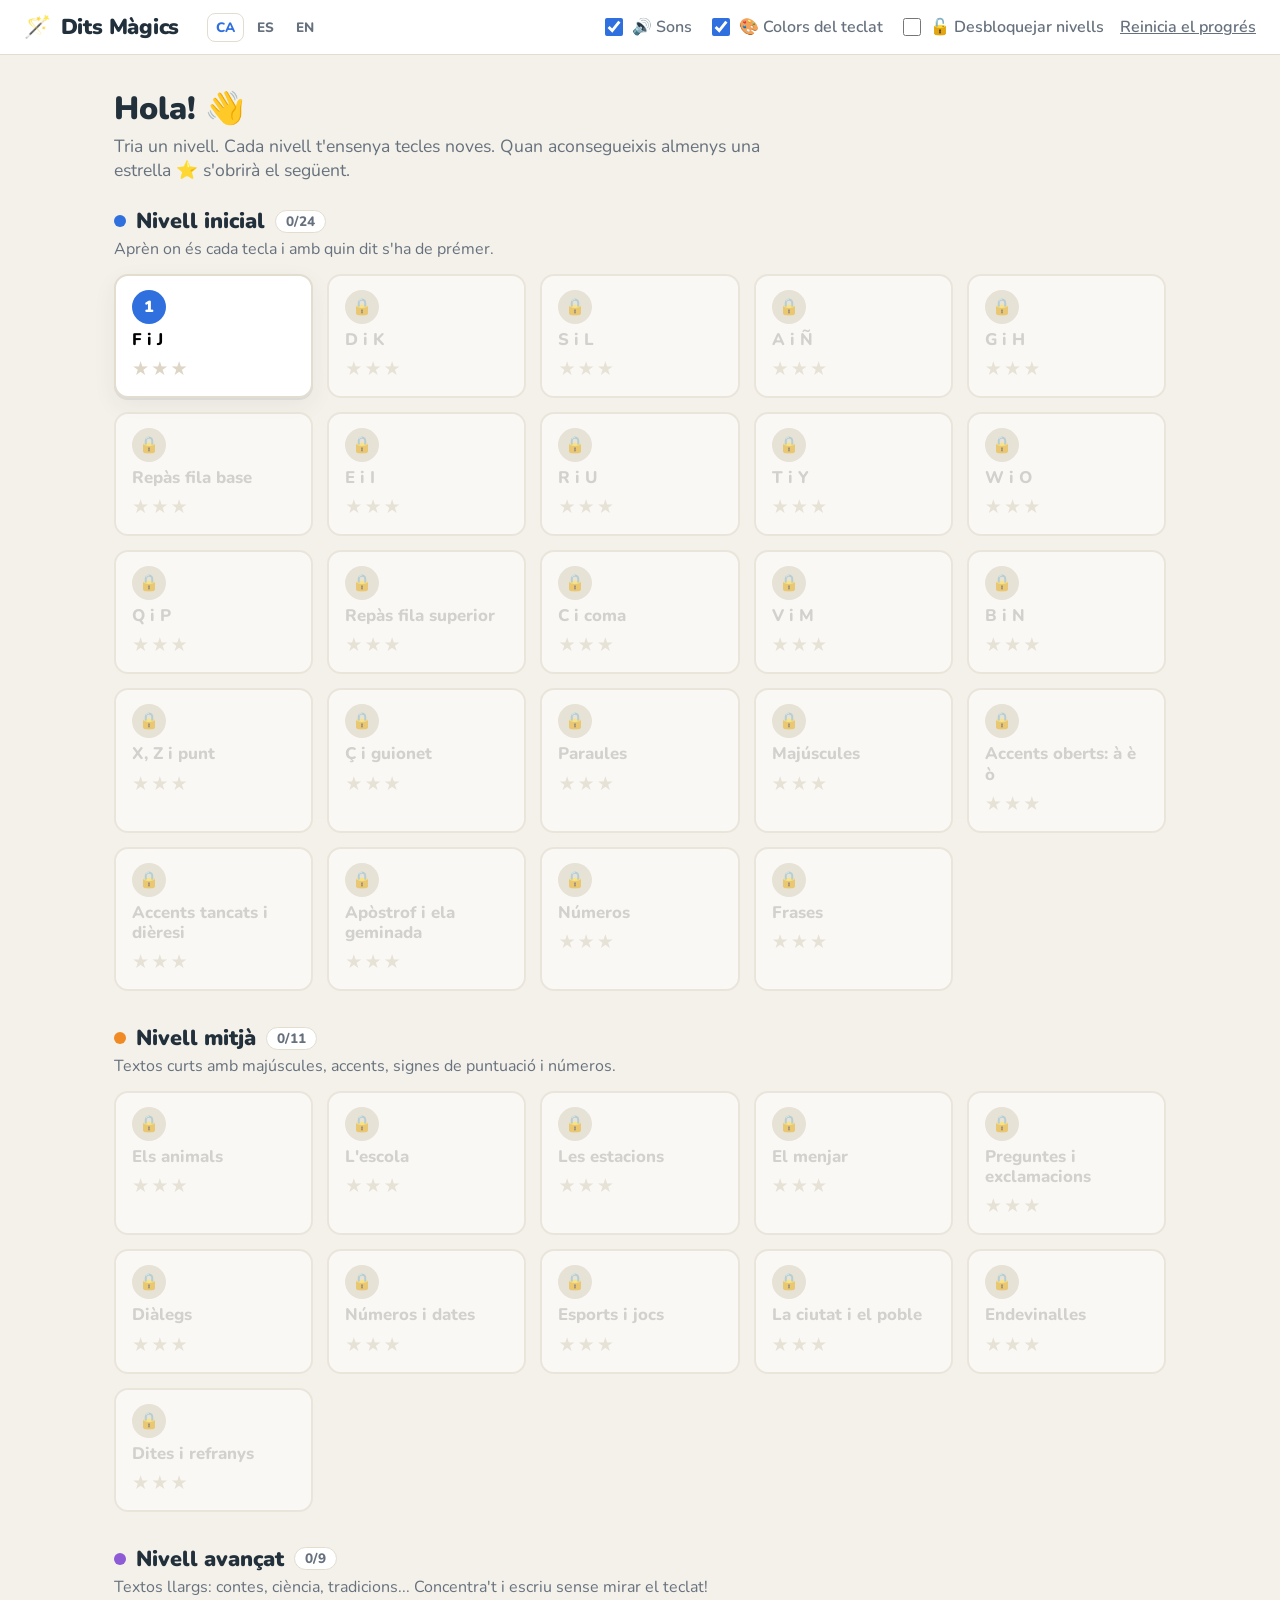
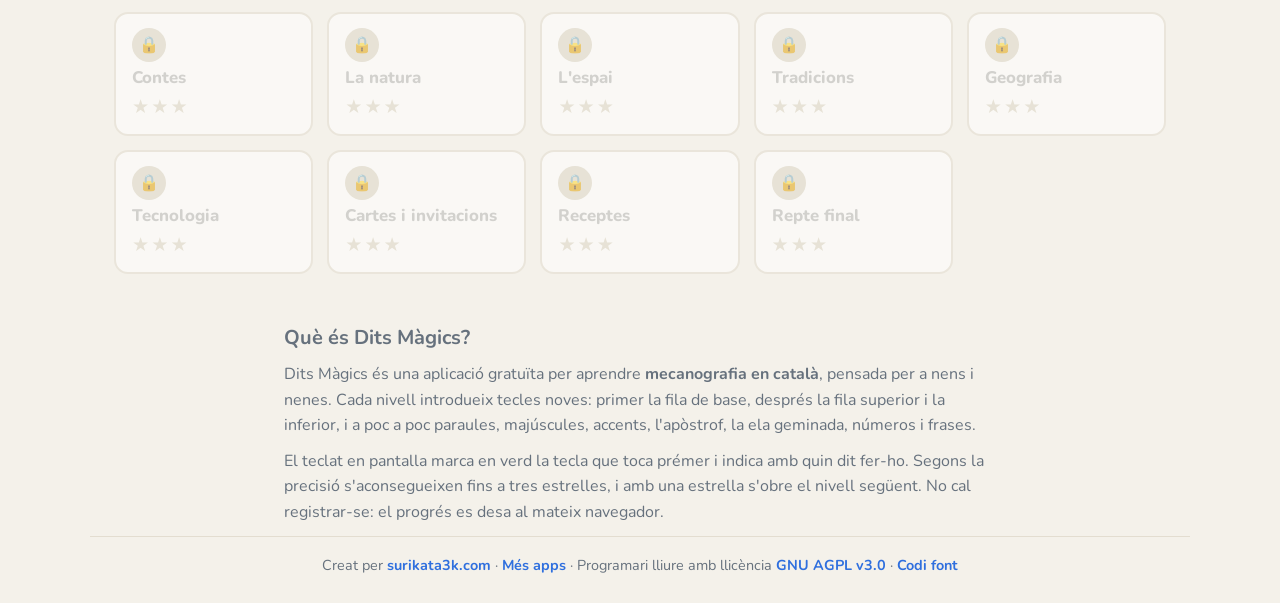
<file: index.html>
<!doctype html>
<html lang="ca">
<head>
  <meta charset="utf-8">
  <meta name="viewport" content="width=device-width, initial-scale=1">
  <title>Dits Màgics — Mecanografia en català per a nens i nenes</title>
  <meta name="description" content="Aprèn mecanografia en català jugant: 44 nivells amb teclat en pantalla, pistes de quin dit fer servir i estrelles. Gratuït, sense registre i al navegador.">
  <link rel="canonical" href="https://surikata3k.com/ditsmagics/">
  <link rel="alternate" hreflang="ca" href="https://surikata3k.com/ditsmagics/">
  <link rel="alternate" hreflang="es" href="https://surikata3k.com/ditsmagics/es/">
  <link rel="alternate" hreflang="en" href="https://surikata3k.com/ditsmagics/en/">
  <link rel="alternate" hreflang="x-default" href="https://surikata3k.com/ditsmagics/">
  <meta property="og:type" content="website">
  <meta property="og:site_name" content="Surikata3K">
  <meta property="og:locale" content="ca_ES">
  <meta property="og:locale:alternate" content="es_ES">
  <meta property="og:locale:alternate" content="en_GB">
  <meta property="og:title" content="Dits Màgics — Mecanografia en català per a nens i nenes">
  <meta property="og:description" content="Aprèn mecanografia en català jugant: 44 nivells amb teclat en pantalla, pistes de quin dit fer servir i estrelles. Gratuït, sense registre i al navegador.">
  <meta property="og:url" content="https://surikata3k.com/ditsmagics/">
  <meta property="og:image" content="https://surikata3k.com/img/og/ditsmagics.png">
  <meta property="og:image:width" content="1200">
  <meta property="og:image:height" content="630">
  <meta name="twitter:card" content="summary_large_image">
  <meta name="theme-color" content="#ffffff">
  <script type="application/ld+json">{"@context": "https://schema.org", "@type": "WebApplication", "name": "Dits Màgics", "url": "https://surikata3k.com/ditsmagics/", "description": "Aprèn mecanografia en català jugant: 44 nivells amb teclat en pantalla, pistes de quin dit fer servir i estrelles. Gratuït, sense registre i al navegador.", "image": "https://surikata3k.com/img/og/ditsmagics.png", "applicationCategory": "EducationalApplication", "operatingSystem": "Qualsevol (navegador web)", "inLanguage": "ca", "isAccessibleForFree": true, "offers": {"@type": "Offer", "price": "0", "priceCurrency": "EUR"}, "audience": {"@type": "EducationalAudience", "educationalRole": "student"}, "author": {"@type": "Person", "name": "Surikata3K", "url": "https://surikata3k.com/"}, "license": "https://www.gnu.org/licenses/agpl-3.0.html", "availableLanguage": ["ca", "es", "en"]}</script>
  <link rel="icon" href="/img/favicon.ico" sizes="any">
  <link rel="icon" type="image/png" sizes="32x32" href="/img/favicon-32.png">
  <link rel="apple-touch-icon" href="/img/apple-touch-icon.png">
  <link rel="preconnect" href="https://fonts.googleapis.com">
  <link rel="preconnect" href="https://fonts.gstatic.com" crossorigin>
  <link href="https://fonts.googleapis.com/css2?family=Nunito:wght@400;600;800;900&display=swap" rel="stylesheet">
  <link rel="stylesheet" href="css/estil.css?v=5">
</head>
<body>
  <header class="barra">
    <div class="logo"><span class="logo-icona" aria-hidden="true">🪄</span> Dits Màgics</div>
    <nav class="idiomes" aria-label="Idioma"><a href="/ditsmagics/" hreflang="ca" lang="ca" aria-current="page" title="Català">CA</a><a href="/ditsmagics/es/" hreflang="es" lang="es" title="Castellano">ES</a><a href="/ditsmagics/en/" hreflang="en" lang="en" title="English">EN</a></nav>
    <div class="opcions">
      <label><input type="checkbox" id="optSo"> 🔊 Sons</label>
      <label><input type="checkbox" id="optColors"> 🎨 Colors del teclat</label>
      <label><input type="checkbox" id="optDesbloquejar"> 🔓 Desbloquejar nivells</label>
      <button id="btnReiniciar" class="btn-enllac" type="button">Reinicia el progrés</button>
    </div>
  </header>

  <main>
    <!-- PANTALLA: NIVELLS -->
    <section id="pantallaNivells" class="pantalla">
      <div class="intro">
        <h1>Hola! 👋</h1>
        <p>Tria un nivell. Cada nivell t'ensenya tecles noves. Quan aconsegueixis almenys una estrella ⭐ s'obrirà el següent.</p>
      </div>
      <div id="graellaNivells" class="graella"></div>
    </section>

    <!-- PANTALLA: EXERCICI -->
    <section id="pantallaExercici" class="pantalla" hidden>
      <div class="cap-exercici">
        <button id="btnTornar" class="btn btn-petit" type="button">← Nivells</button>
        <h2 id="titolNivell"></h2>
        <div class="stats">
          <div><b id="statPrecisio">100%</b><span>precisió</span></div>
          <div><b id="statPPM">0</b><span>paraules/min</span></div>
          <div><b id="statErrors">0</b><span>errors</span></div>
        </div>
      </div>
      <p id="descNivell" class="desc"></p>
      <div class="progres"><div id="barraProgres"></div></div>
      <div id="text" class="text" aria-live="polite"></div>
      <p id="pista" class="pista"></p>
      <div id="teclat" class="teclat"></div>
      <div id="llegenda" class="llegenda"></div>
      <p class="ajuda">Consell: mira la pantalla, no el teclat! Els dits sempre tornen a casa: <b>A S D F</b> · <b>J K L Ñ</b></p>
    </section>
  </main>

  <section class="info-app" aria-labelledby="infoTitol">
    <h2 id="infoTitol">Què és Dits Màgics?</h2>
    <p>Dits Màgics és una aplicació gratuïta per aprendre <strong>mecanografia en català</strong>, pensada per a nens i nenes. Cada nivell introdueix tecles noves: primer la fila de base, després la fila superior i la inferior, i a poc a poc paraules, majúscules, accents, l'apòstrof, la ela geminada, números i frases.</p>
    <p>El teclat en pantalla marca en verd la tecla que toca prémer i indica amb quin dit fer-ho. Segons la precisió s'aconsegueixen fins a tres estrelles, i amb una estrella s'obre el nivell següent. No cal registrar-se: el progrés es desa al mateix navegador.</p>
  </section>

  <footer class="peu">
    Creat per <a href="https://surikata3k.com/">surikata3k.com</a> · <a href="https://surikata3k.com/#apps">Més apps</a>
    · Programari lliure amb llicència
    <a href="https://github.com/surikata3k/ditsmagics/blob/main/LICENSE" target="_blank" rel="noopener">GNU AGPL v3.0</a>
    · <a href="https://github.com/surikata3k/ditsmagics" target="_blank" rel="noopener">Codi font</a>
  </footer>

  <!-- DIÀLEG: RESULTAT -->
  <dialog id="dlgResultat" class="dialeg">
    <div id="resEstrelles" class="res-estrelles"></div>
    <h2 id="resTitol"></h2>
    <p id="resMissatge"></p>
    <div class="res-stats">
      <div><b id="resPrecisio"></b><span>precisió</span></div>
      <div><b id="resPPM"></b><span>paraules/min</span></div>
      <div><b id="resTemps"></b><span>temps</span></div>
    </div>
    <div class="res-botons">
      <button id="btnSeguent" class="btn" type="button">Següent nivell →</button>
      <button id="btnRepetir" class="btn btn-sec" type="button">Torna-ho a provar</button>
      <button id="btnResNivells" class="btn btn-sec" type="button">Nivells</button>
    </div>
  </dialog>

  <script src="js/i18n.js?v=5"></script>
  <script src="js/teclat.js?v=5"></script>
  <script src="js/nivells-ca.js?v=5"></script>
  <script src="js/nivells.js?v=5"></script>
  <script src="js/app.js?v=5"></script>
</body>
</html>
</file>
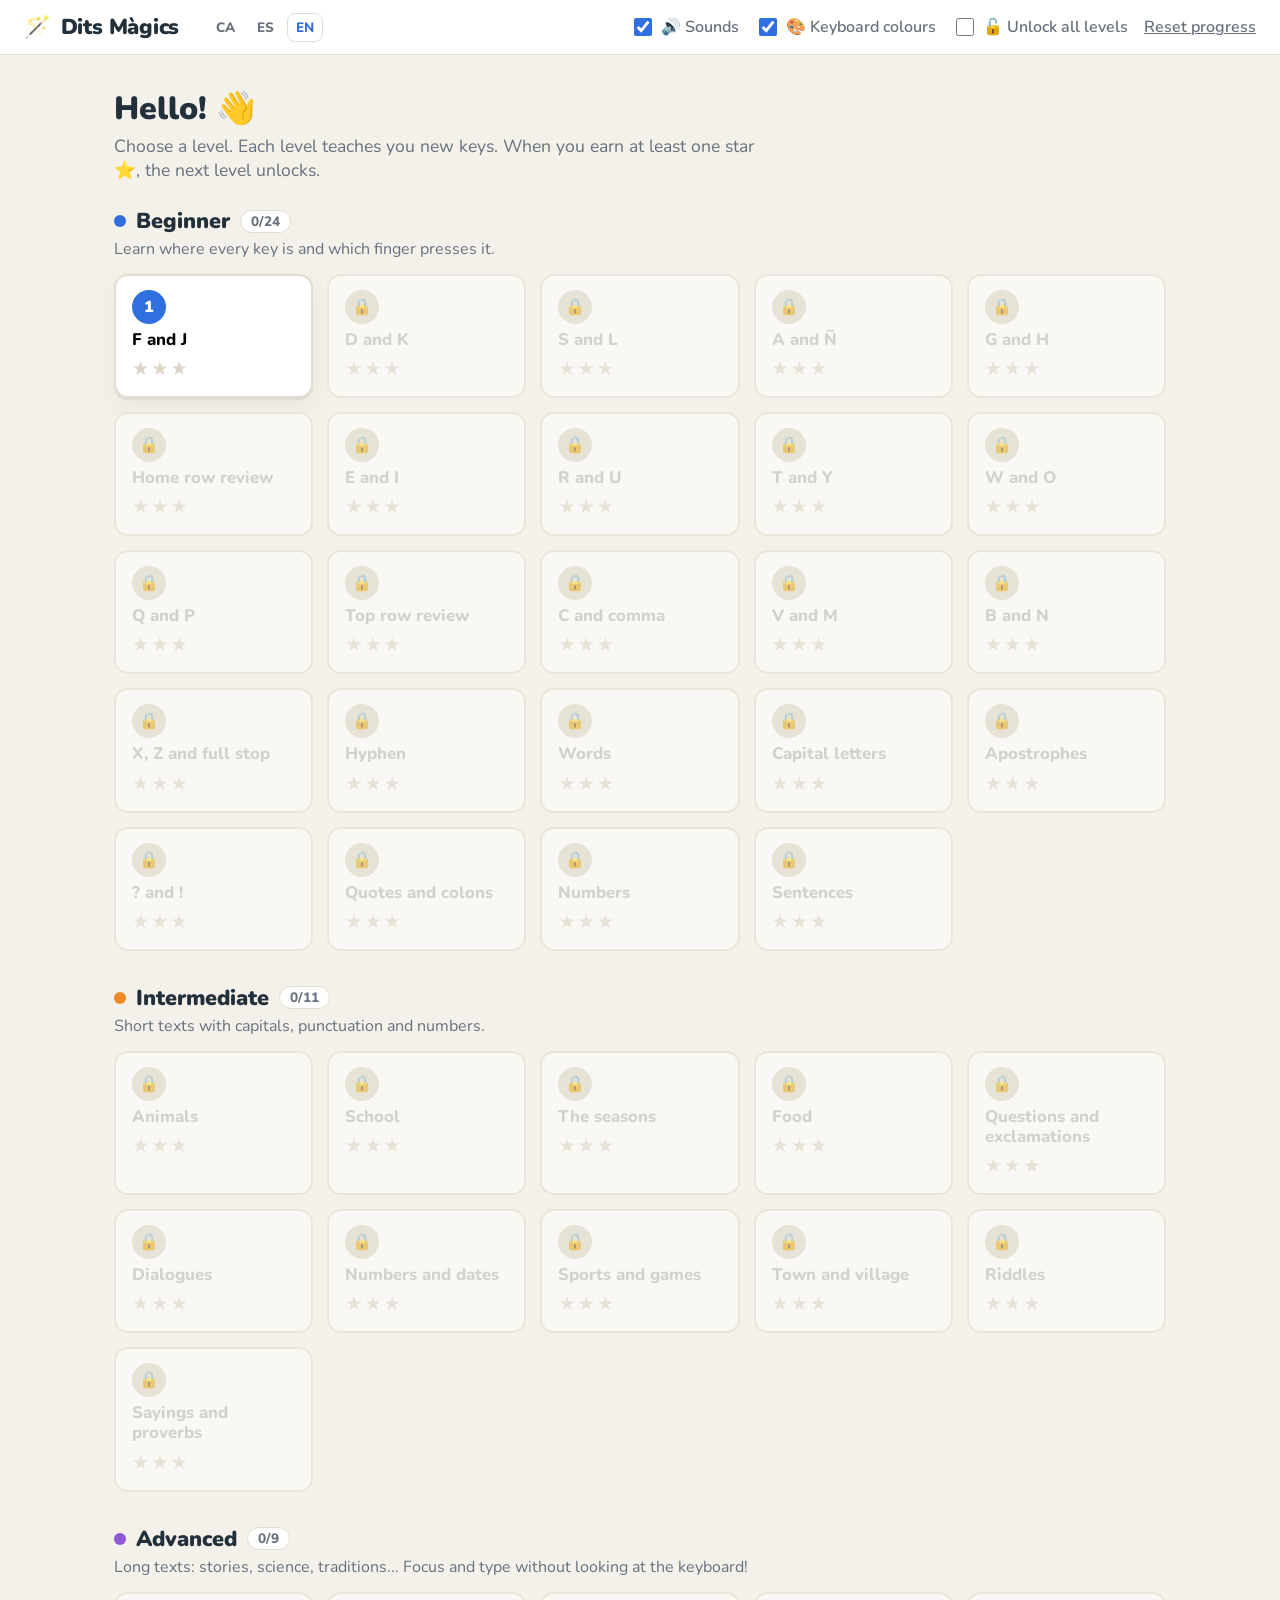
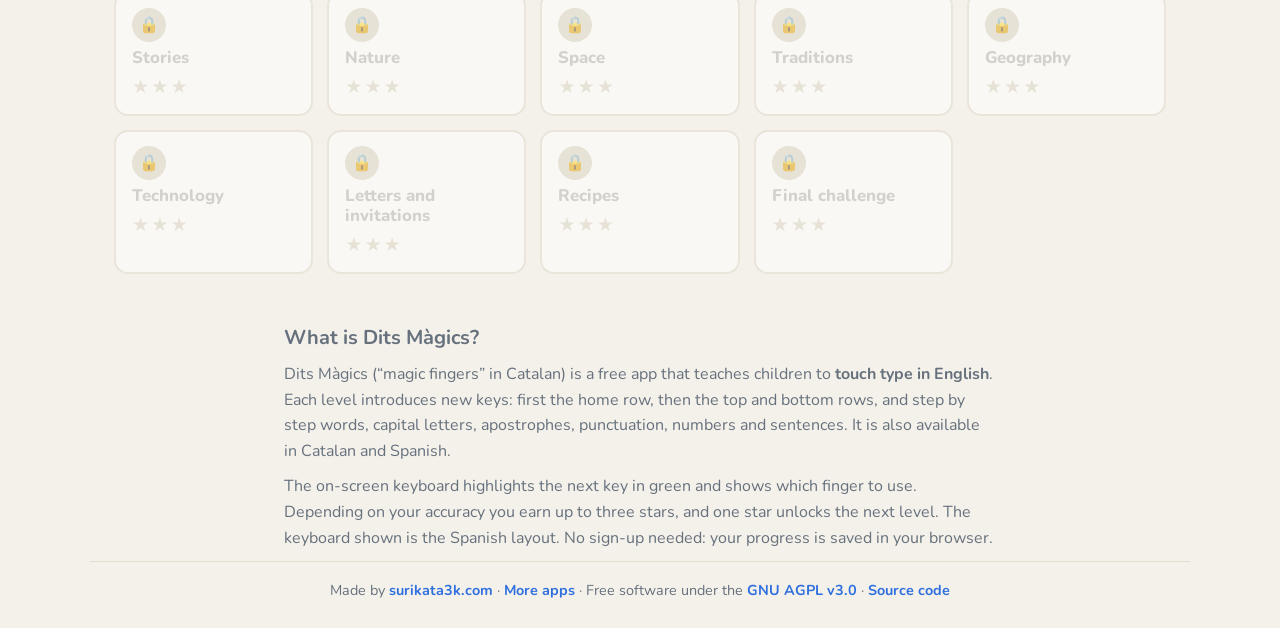
<file: en/index.html>
<!doctype html>
<html lang="en">
<head>
  <meta charset="utf-8">
  <meta name="viewport" content="width=device-width, initial-scale=1">
  <title>Dits Màgics — Touch typing for kids</title>
  <meta name="description" content="Learn to touch type by playing: 44 levels with an on-screen keyboard, finger hints and stars to earn. Free, no sign-up, runs in your browser.">
  <link rel="canonical" href="https://surikata3k.com/ditsmagics/en/">
  <link rel="alternate" hreflang="ca" href="https://surikata3k.com/ditsmagics/">
  <link rel="alternate" hreflang="es" href="https://surikata3k.com/ditsmagics/es/">
  <link rel="alternate" hreflang="en" href="https://surikata3k.com/ditsmagics/en/">
  <link rel="alternate" hreflang="x-default" href="https://surikata3k.com/ditsmagics/">
  <meta property="og:type" content="website">
  <meta property="og:site_name" content="Surikata3K">
  <meta property="og:locale" content="en_GB">
  <meta property="og:locale:alternate" content="ca_ES">
  <meta property="og:locale:alternate" content="es_ES">
  <meta property="og:title" content="Dits Màgics — Touch typing for kids">
  <meta property="og:description" content="Learn to touch type by playing: 44 levels with an on-screen keyboard, finger hints and stars to earn. Free, no sign-up, runs in your browser.">
  <meta property="og:url" content="https://surikata3k.com/ditsmagics/en/">
  <meta property="og:image" content="https://surikata3k.com/img/og/ditsmagics-en.png">
  <meta property="og:image:width" content="1200">
  <meta property="og:image:height" content="630">
  <meta name="twitter:card" content="summary_large_image">
  <meta name="theme-color" content="#ffffff">
  <script type="application/ld+json">{"@context": "https://schema.org", "@type": "WebApplication", "name": "Dits Màgics", "url": "https://surikata3k.com/ditsmagics/en/", "description": "Learn to touch type by playing: 44 levels with an on-screen keyboard, finger hints and stars to earn. Free, no sign-up, runs in your browser.", "image": "https://surikata3k.com/img/og/ditsmagics-en.png", "applicationCategory": "EducationalApplication", "operatingSystem": "Any (web browser)", "inLanguage": "en", "isAccessibleForFree": true, "offers": {"@type": "Offer", "price": "0", "priceCurrency": "EUR"}, "audience": {"@type": "EducationalAudience", "educationalRole": "student"}, "author": {"@type": "Person", "name": "Surikata3K", "url": "https://surikata3k.com/"}, "license": "https://www.gnu.org/licenses/agpl-3.0.html", "availableLanguage": ["ca", "es", "en"]}</script>
  <link rel="icon" href="/img/favicon.ico" sizes="any">
  <link rel="icon" type="image/png" sizes="32x32" href="/img/favicon-32.png">
  <link rel="apple-touch-icon" href="/img/apple-touch-icon.png">
  <link rel="preconnect" href="https://fonts.googleapis.com">
  <link rel="preconnect" href="https://fonts.gstatic.com" crossorigin>
  <link href="https://fonts.googleapis.com/css2?family=Nunito:wght@400;600;800;900&display=swap" rel="stylesheet">
  <link rel="stylesheet" href="../css/estil.css?v=5">
</head>
<body>
  <header class="barra">
    <div class="logo"><span class="logo-icona" aria-hidden="true">🪄</span> Dits Màgics</div>
    <nav class="idiomes" aria-label="Language"><a href="/ditsmagics/" hreflang="ca" lang="ca" title="Català">CA</a><a href="/ditsmagics/es/" hreflang="es" lang="es" title="Castellano">ES</a><a href="/ditsmagics/en/" hreflang="en" lang="en" aria-current="page" title="English">EN</a></nav>
    <div class="opcions">
      <label><input type="checkbox" id="optSo"> 🔊 Sounds</label>
      <label><input type="checkbox" id="optColors"> 🎨 Keyboard colours</label>
      <label><input type="checkbox" id="optDesbloquejar"> 🔓 Unlock all levels</label>
      <button id="btnReiniciar" class="btn-enllac" type="button">Reset progress</button>
    </div>
  </header>

  <main>
    <!-- PANTALLA: NIVELLS -->
    <section id="pantallaNivells" class="pantalla">
      <div class="intro">
        <h1>Hello! 👋</h1>
        <p>Choose a level. Each level teaches you new keys. When you earn at least one star ⭐, the next level unlocks.</p>
      </div>
      <div id="graellaNivells" class="graella"></div>
    </section>

    <!-- PANTALLA: EXERCICI -->
    <section id="pantallaExercici" class="pantalla" hidden>
      <div class="cap-exercici">
        <button id="btnTornar" class="btn btn-petit" type="button">← Levels</button>
        <h2 id="titolNivell"></h2>
        <div class="stats">
          <div><b id="statPrecisio">100%</b><span>accuracy</span></div>
          <div><b id="statPPM">0</b><span>words/min</span></div>
          <div><b id="statErrors">0</b><span>mistakes</span></div>
        </div>
      </div>
      <p id="descNivell" class="desc"></p>
      <div class="progres"><div id="barraProgres"></div></div>
      <div id="text" class="text" aria-live="polite"></div>
      <p id="pista" class="pista"></p>
      <div id="teclat" class="teclat"></div>
      <div id="llegenda" class="llegenda"></div>
      <p class="ajuda">Tip: look at the screen, not the keyboard! Your fingers always go back home: <b>A S D F</b> · <b>J K L Ñ</b></p>
    </section>
  </main>

  <section class="info-app" aria-labelledby="infoTitol">
    <h2 id="infoTitol">What is Dits Màgics?</h2>
    <p>Dits Màgics (“magic fingers” in Catalan) is a free app that teaches children to <strong>touch type in English</strong>. Each level introduces new keys: first the home row, then the top and bottom rows, and step by step words, capital letters, apostrophes, punctuation, numbers and sentences. It is also available in Catalan and Spanish.</p>
    <p>The on-screen keyboard highlights the next key in green and shows which finger to use. Depending on your accuracy you earn up to three stars, and one star unlocks the next level. The keyboard shown is the Spanish layout. No sign-up needed: your progress is saved in your browser.</p>
  </section>

  <footer class="peu">
    Made by <a href="https://surikata3k.com/">surikata3k.com</a> · <a href="https://surikata3k.com/#apps">More apps</a>
    · Free software under the
    <a href="https://github.com/surikata3k/ditsmagics/blob/main/LICENSE" target="_blank" rel="noopener">GNU AGPL v3.0</a>
    · <a href="https://github.com/surikata3k/ditsmagics" target="_blank" rel="noopener">Source code</a>
  </footer>

  <!-- DIÀLEG: RESULTAT -->
  <dialog id="dlgResultat" class="dialeg">
    <div id="resEstrelles" class="res-estrelles"></div>
    <h2 id="resTitol"></h2>
    <p id="resMissatge"></p>
    <div class="res-stats">
      <div><b id="resPrecisio"></b><span>accuracy</span></div>
      <div><b id="resPPM"></b><span>words/min</span></div>
      <div><b id="resTemps"></b><span>time</span></div>
    </div>
    <div class="res-botons">
      <button id="btnSeguent" class="btn" type="button">Next level →</button>
      <button id="btnRepetir" class="btn btn-sec" type="button">Try again</button>
      <button id="btnResNivells" class="btn btn-sec" type="button">Levels</button>
    </div>
  </dialog>

  <script src="../js/i18n.js?v=5"></script>
  <script src="../js/teclat.js?v=5"></script>
  <script src="../js/nivells-en.js?v=5"></script>
  <script src="../js/nivells.js?v=5"></script>
  <script src="../js/app.js?v=5"></script>
</body>
</html>
</file>
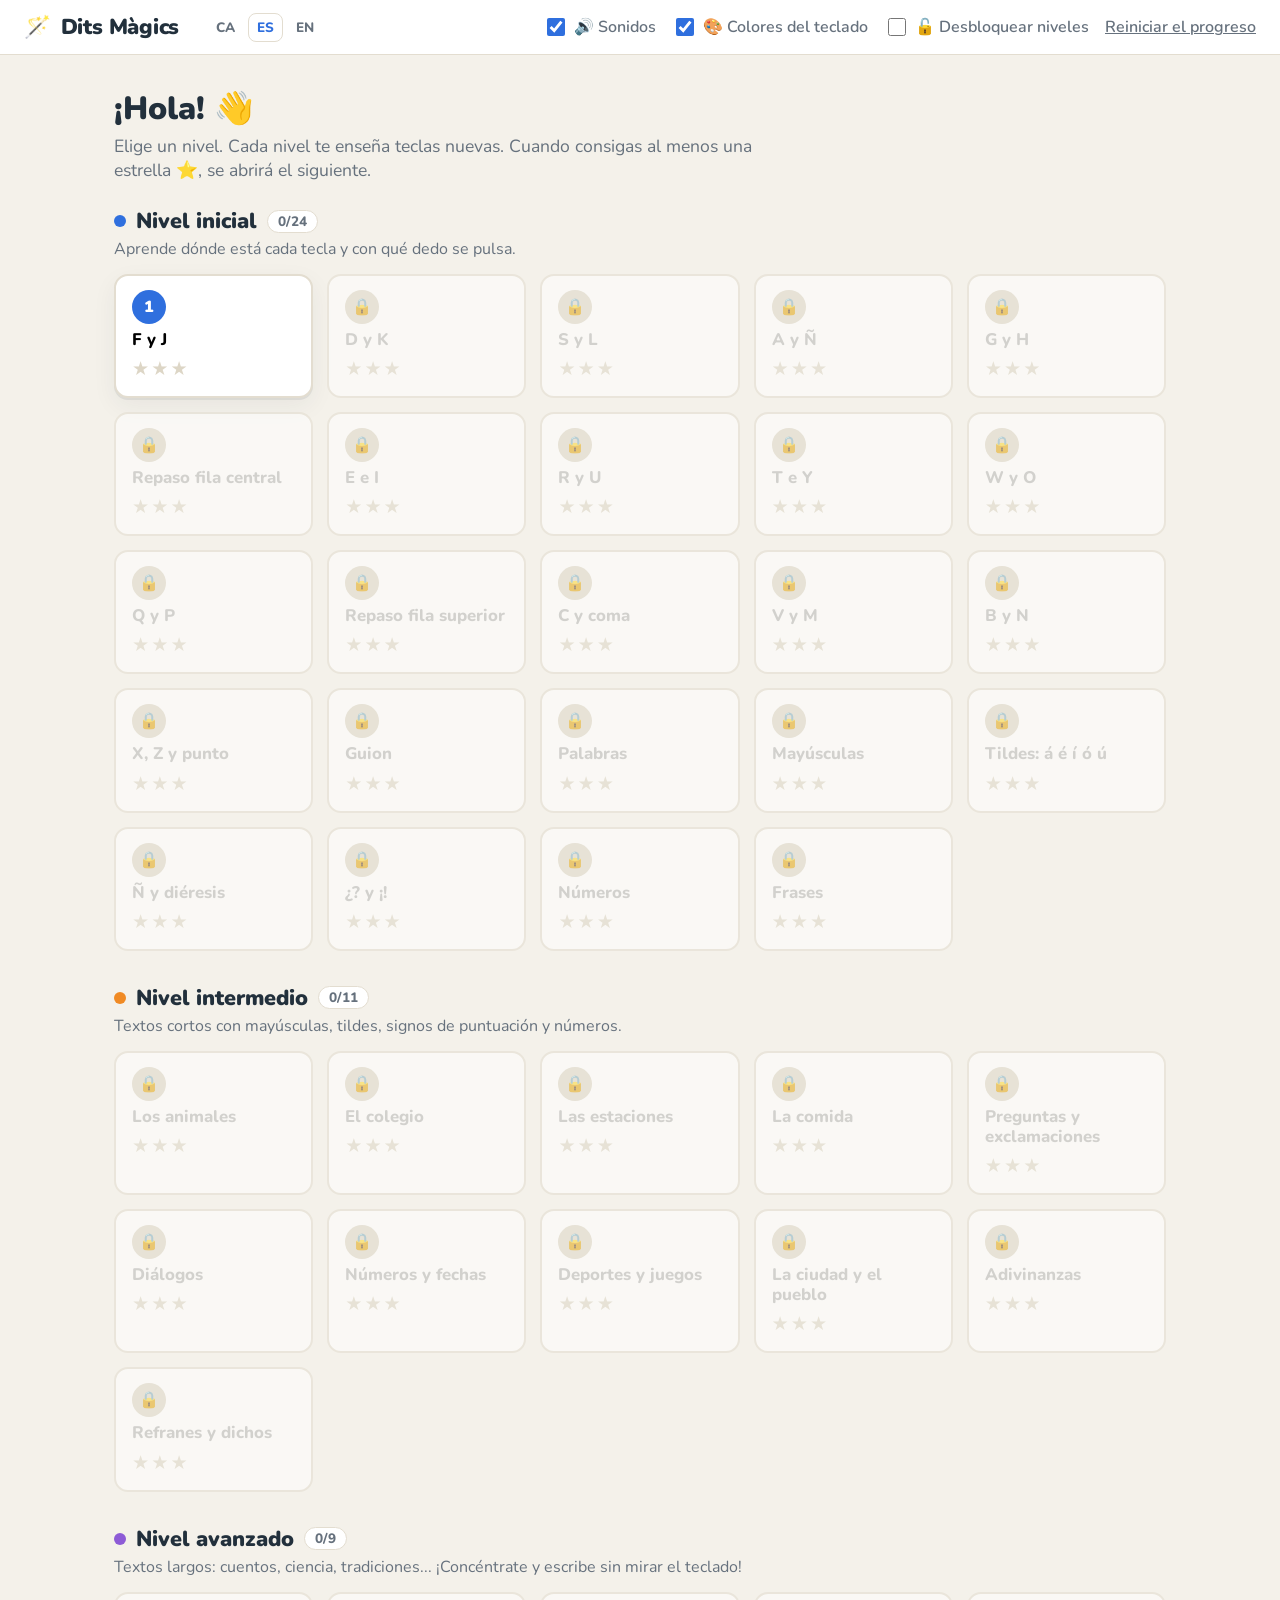
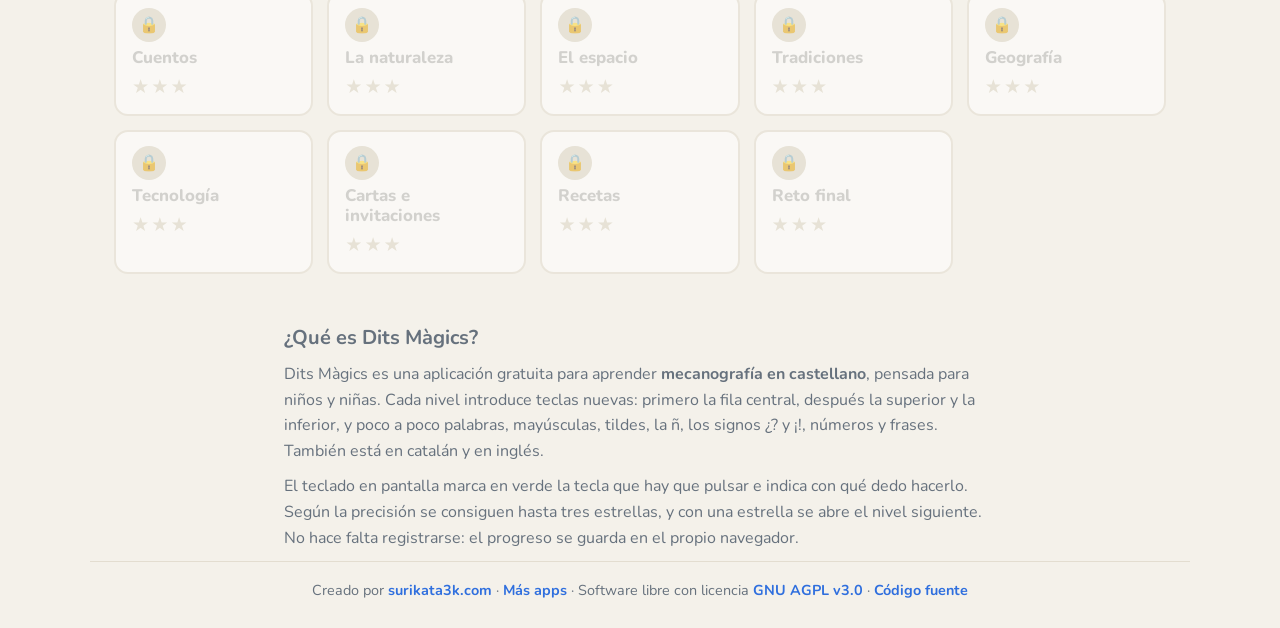
<file: es/index.html>
<!doctype html>
<html lang="es">
<head>
  <meta charset="utf-8">
  <meta name="viewport" content="width=device-width, initial-scale=1">
  <title>Dits Màgics — Mecanografía para niños y niñas</title>
  <meta name="description" content="Aprende mecanografía jugando: 44 niveles con teclado en pantalla, pistas de qué dedo usar y estrellas. Gratis, sin registro y en el navegador.">
  <link rel="canonical" href="https://surikata3k.com/ditsmagics/es/">
  <link rel="alternate" hreflang="ca" href="https://surikata3k.com/ditsmagics/">
  <link rel="alternate" hreflang="es" href="https://surikata3k.com/ditsmagics/es/">
  <link rel="alternate" hreflang="en" href="https://surikata3k.com/ditsmagics/en/">
  <link rel="alternate" hreflang="x-default" href="https://surikata3k.com/ditsmagics/">
  <meta property="og:type" content="website">
  <meta property="og:site_name" content="Surikata3K">
  <meta property="og:locale" content="es_ES">
  <meta property="og:locale:alternate" content="ca_ES">
  <meta property="og:locale:alternate" content="en_GB">
  <meta property="og:title" content="Dits Màgics — Mecanografía para niños y niñas">
  <meta property="og:description" content="Aprende mecanografía jugando: 44 niveles con teclado en pantalla, pistas de qué dedo usar y estrellas. Gratis, sin registro y en el navegador.">
  <meta property="og:url" content="https://surikata3k.com/ditsmagics/es/">
  <meta property="og:image" content="https://surikata3k.com/img/og/ditsmagics-es.png">
  <meta property="og:image:width" content="1200">
  <meta property="og:image:height" content="630">
  <meta name="twitter:card" content="summary_large_image">
  <meta name="theme-color" content="#ffffff">
  <script type="application/ld+json">{"@context": "https://schema.org", "@type": "WebApplication", "name": "Dits Màgics", "url": "https://surikata3k.com/ditsmagics/es/", "description": "Aprende mecanografía jugando: 44 niveles con teclado en pantalla, pistas de qué dedo usar y estrellas. Gratis, sin registro y en el navegador.", "image": "https://surikata3k.com/img/og/ditsmagics-es.png", "applicationCategory": "EducationalApplication", "operatingSystem": "Cualquiera (navegador web)", "inLanguage": "es", "isAccessibleForFree": true, "offers": {"@type": "Offer", "price": "0", "priceCurrency": "EUR"}, "audience": {"@type": "EducationalAudience", "educationalRole": "student"}, "author": {"@type": "Person", "name": "Surikata3K", "url": "https://surikata3k.com/"}, "license": "https://www.gnu.org/licenses/agpl-3.0.html", "availableLanguage": ["ca", "es", "en"]}</script>
  <link rel="icon" href="/img/favicon.ico" sizes="any">
  <link rel="icon" type="image/png" sizes="32x32" href="/img/favicon-32.png">
  <link rel="apple-touch-icon" href="/img/apple-touch-icon.png">
  <link rel="preconnect" href="https://fonts.googleapis.com">
  <link rel="preconnect" href="https://fonts.gstatic.com" crossorigin>
  <link href="https://fonts.googleapis.com/css2?family=Nunito:wght@400;600;800;900&display=swap" rel="stylesheet">
  <link rel="stylesheet" href="../css/estil.css?v=5">
</head>
<body>
  <header class="barra">
    <div class="logo"><span class="logo-icona" aria-hidden="true">🪄</span> Dits Màgics</div>
    <nav class="idiomes" aria-label="Idioma"><a href="/ditsmagics/" hreflang="ca" lang="ca" title="Català">CA</a><a href="/ditsmagics/es/" hreflang="es" lang="es" aria-current="page" title="Castellano">ES</a><a href="/ditsmagics/en/" hreflang="en" lang="en" title="English">EN</a></nav>
    <div class="opcions">
      <label><input type="checkbox" id="optSo"> 🔊 Sonidos</label>
      <label><input type="checkbox" id="optColors"> 🎨 Colores del teclado</label>
      <label><input type="checkbox" id="optDesbloquejar"> 🔓 Desbloquear niveles</label>
      <button id="btnReiniciar" class="btn-enllac" type="button">Reiniciar el progreso</button>
    </div>
  </header>

  <main>
    <!-- PANTALLA: NIVELLS -->
    <section id="pantallaNivells" class="pantalla">
      <div class="intro">
        <h1>¡Hola! 👋</h1>
        <p>Elige un nivel. Cada nivel te enseña teclas nuevas. Cuando consigas al menos una estrella ⭐, se abrirá el siguiente.</p>
      </div>
      <div id="graellaNivells" class="graella"></div>
    </section>

    <!-- PANTALLA: EXERCICI -->
    <section id="pantallaExercici" class="pantalla" hidden>
      <div class="cap-exercici">
        <button id="btnTornar" class="btn btn-petit" type="button">← Niveles</button>
        <h2 id="titolNivell"></h2>
        <div class="stats">
          <div><b id="statPrecisio">100%</b><span>precisión</span></div>
          <div><b id="statPPM">0</b><span>palabras/min</span></div>
          <div><b id="statErrors">0</b><span>errores</span></div>
        </div>
      </div>
      <p id="descNivell" class="desc"></p>
      <div class="progres"><div id="barraProgres"></div></div>
      <div id="text" class="text" aria-live="polite"></div>
      <p id="pista" class="pista"></p>
      <div id="teclat" class="teclat"></div>
      <div id="llegenda" class="llegenda"></div>
      <p class="ajuda">Consejo: ¡mira la pantalla, no el teclado! Los dedos siempre vuelven a casa: <b>A S D F</b> · <b>J K L Ñ</b></p>
    </section>
  </main>

  <section class="info-app" aria-labelledby="infoTitol">
    <h2 id="infoTitol">¿Qué es Dits Màgics?</h2>
    <p>Dits Màgics es una aplicación gratuita para aprender <strong>mecanografía en castellano</strong>, pensada para niños y niñas. Cada nivel introduce teclas nuevas: primero la fila central, después la superior y la inferior, y poco a poco palabras, mayúsculas, tildes, la ñ, los signos ¿? y ¡!, números y frases. También está en catalán y en inglés.</p>
    <p>El teclado en pantalla marca en verde la tecla que hay que pulsar e indica con qué dedo hacerlo. Según la precisión se consiguen hasta tres estrellas, y con una estrella se abre el nivel siguiente. No hace falta registrarse: el progreso se guarda en el propio navegador.</p>
  </section>

  <footer class="peu">
    Creado por <a href="https://surikata3k.com/">surikata3k.com</a> · <a href="https://surikata3k.com/#apps">Más apps</a>
    · Software libre con licencia
    <a href="https://github.com/surikata3k/ditsmagics/blob/main/LICENSE" target="_blank" rel="noopener">GNU AGPL v3.0</a>
    · <a href="https://github.com/surikata3k/ditsmagics" target="_blank" rel="noopener">Código fuente</a>
  </footer>

  <!-- DIÀLEG: RESULTAT -->
  <dialog id="dlgResultat" class="dialeg">
    <div id="resEstrelles" class="res-estrelles"></div>
    <h2 id="resTitol"></h2>
    <p id="resMissatge"></p>
    <div class="res-stats">
      <div><b id="resPrecisio"></b><span>precisión</span></div>
      <div><b id="resPPM"></b><span>palabras/min</span></div>
      <div><b id="resTemps"></b><span>tiempo</span></div>
    </div>
    <div class="res-botons">
      <button id="btnSeguent" class="btn" type="button">Siguiente nivel →</button>
      <button id="btnRepetir" class="btn btn-sec" type="button">Volver a intentarlo</button>
      <button id="btnResNivells" class="btn btn-sec" type="button">Niveles</button>
    </div>
  </dialog>

  <script src="../js/i18n.js?v=5"></script>
  <script src="../js/teclat.js?v=5"></script>
  <script src="../js/nivells-es.js?v=5"></script>
  <script src="../js/nivells.js?v=5"></script>
  <script src="../js/app.js?v=5"></script>
</body>
</html>
</file>
<file: css/estil.css>
/* =====================================================================
   Dits Màgics — estils
   ===================================================================== */
:root {
  --fons: #f4f1ea;
  --paper: #ffffff;
  --tinta: #22303c;
  --tinta-suau: #66717d;
  --linia: #e3ddd0;
  --accent: #2f6fde;
  --verd: #1fae5b;
  --verd-fosc: #128a45;
  --vermell: #e2453c;
  --groc: #f5b301;
  --radi: 14px;
  --ombra: 0 2px 0 rgba(34, 48, 60, .08), 0 8px 24px rgba(34, 48, 60, .06);

  /* colors dels dits */
  --d-lp: #f9c7d4; --d-la: #fde0a8; --d-lm: #c9ecc1; --d-li: #bfe0fb;
  --d-ri: #d8cdf7; --d-rm: #c9ecc1; --d-ra: #fde0a8; --d-rp: #f9c7d4; --d-th: #e6e3dc;
}

* { box-sizing: border-box; }
html, body { margin: 0; }
body {
  font-family: 'Nunito', system-ui, -apple-system, 'Segoe UI', sans-serif;
  background: var(--fons);
  color: var(--tinta);
  min-height: 100vh;
}
button { font: inherit; cursor: pointer; }
[hidden] { display: none !important; }

/* ---------- Barra superior ---------- */
.barra {
  display: flex; align-items: center; justify-content: space-between; gap: 16px; flex-wrap: wrap;
  padding: 12px 24px; background: var(--paper); border-bottom: 1px solid var(--linia);
}
.logo { font-weight: 900; font-size: 1.35rem; letter-spacing: -.01em; }
.logo-icona { margin-right: 4px; }
.barra .opcions { display: flex; flex-wrap: wrap; gap: 8px 16px; align-items: center; font-weight: 600; color: var(--tinta-suau); }
.barra .opcions label { display: flex; gap: 6px; align-items: center; cursor: pointer; }
.barra .opcions input { width: 18px; height: 18px; accent-color: var(--accent); cursor: pointer; }

/* ---------- Botons ---------- */
.btn {
  background: var(--accent); color: #fff; border: 0; border-radius: 12px;
  padding: 12px 20px; font-weight: 800; box-shadow: 0 3px 0 #1d4fa8;
  transition: transform .06s, box-shadow .06s;
}
.btn:active { transform: translateY(2px); box-shadow: 0 1px 0 #1d4fa8; }
.btn-sec { background: var(--paper); color: var(--tinta); box-shadow: 0 3px 0 var(--linia); border: 1px solid var(--linia); }
.btn-sec:active { box-shadow: 0 1px 0 var(--linia); }
.btn-petit { padding: 7px 14px; font-size: .95rem; }
.btn-enllac { background: none; border: 0; color: var(--tinta-suau); text-decoration: underline; padding: 0; }

main { max-width: 1100px; margin: 0 auto; padding: 24px; }

/* ---------- Pantalla de nivells ---------- */
.intro h1 { margin: 8px 0 4px; font-size: 2rem; font-weight: 900; }
.intro p { margin: 0 0 24px; color: var(--tinta-suau); font-size: 1.1rem; max-width: 60ch; }
.graella { display: grid; grid-template-columns: repeat(auto-fill, minmax(170px, 1fr)); gap: 14px; }
.nivell {
  display: flex; flex-direction: column; align-items: flex-start; gap: 6px; text-align: left;
  background: var(--paper); border: 2px solid var(--linia); border-radius: var(--radi);
  padding: 14px 16px; box-shadow: var(--ombra); transition: transform .1s, border-color .1s;
}
.nivell:hover:not(:disabled) { transform: translateY(-2px); border-color: var(--accent); }
.nivell .num {
  width: 34px; height: 34px; border-radius: 50%; display: grid; place-items: center;
  background: var(--accent); color: #fff; font-weight: 900;
}
.nivell.fet .num { background: var(--verd); }
.nivell .nom { font-weight: 800; font-size: 1.05rem; line-height: 1.2; }
.nivell .peu-nivell { display: flex; align-items: center; justify-content: space-between; width: 100%; gap: 8px; }
.nivell .estrelles { color: var(--groc); font-size: 1.2rem; letter-spacing: 2px; }
.nivell .record { font-size: .8rem; font-weight: 700; color: var(--tinta-suau); background: var(--fons); border-radius: 99px; padding: 2px 8px; }
.seccio { grid-column: 1 / -1; margin-top: 18px; }
.seccio:first-child { margin-top: 0; }
.seccio h3 { margin: 0; font-size: 1.35rem; font-weight: 900; display: flex; align-items: center; gap: 10px; }
.seccio h3::before { content: ''; width: 12px; height: 12px; border-radius: 50%; background: var(--accent); }
.seccio-mitja h3::before { background: #f08a24; }
.seccio-avancat h3::before { background: #8d5bd6; }
.seccio p { margin: 2px 0 0; color: var(--tinta-suau); }
.comptador { font-size: .85rem; font-weight: 800; color: var(--tinta-suau); background: var(--paper); border: 1px solid var(--linia); border-radius: 99px; padding: 1px 10px; }
.nivell-mitja .num { background: #f08a24; }
.nivell-avancat .num { background: #8d5bd6; }
.buides { color: #ddd6c6; }
.nivell.tancat { opacity: .55; cursor: not-allowed; box-shadow: none; }
.nivell.tancat .num { background: #ddd6c6; }

/* ---------- Pantalla d'exercici ---------- */
.cap-exercici { display: flex; align-items: center; gap: 16px; flex-wrap: wrap; }
.cap-exercici h2 { margin: 0; flex: 1; font-size: 1.4rem; font-weight: 900; }
.stats { display: flex; gap: 10px; }
.stats div, .res-stats div {
  background: var(--paper); border: 1px solid var(--linia); border-radius: 12px;
  padding: 6px 14px; text-align: center; min-width: 86px;
}
.stats b, .res-stats b { display: block; font-size: 1.35rem; font-weight: 900; font-variant-numeric: tabular-nums; }
.stats span, .res-stats span { font-size: .78rem; color: var(--tinta-suau); }
.desc { color: var(--tinta-suau); margin: 10px 0 12px; font-size: 1.05rem; }

.progres { height: 8px; background: var(--linia); border-radius: 99px; overflow: hidden; }
#barraProgres { height: 100%; width: 0; background: var(--verd); transition: width .15s; }

.text {
  margin: 16px 0 8px; padding: 22px 26px; background: var(--paper); border-radius: var(--radi);
  box-shadow: var(--ombra); font-size: 2.1rem; line-height: 1.7; letter-spacing: .04em;
  font-family: 'Nunito', system-ui, sans-serif; font-weight: 700;
}
.text-interior { position: relative; overflow: hidden; max-height: calc(1.7em * 4); }
.text.llarg { font-size: 1.65rem; }
.paraula { display: inline-block; white-space: nowrap; }
.c { display: inline-block; padding: 0 1px; border-radius: 6px; min-width: .3em; color: #b2aa9a; }
.c.espai { color: #e2dccf; }
.c.fet { color: var(--verd-fosc); }
.c.fet.espai { color: #cfe9d9; }
.c.fet-error { color: var(--vermell); }
.c.actual {
  color: var(--tinta); background: #d9f4e3; outline: 3px solid var(--verd); outline-offset: 1px;
  animation: parpelleja 1.1s ease-in-out infinite;
}
.c.actual.espai { color: var(--verd); }
@keyframes parpelleja { 50% { outline-color: #8fdcae; } }
.c.sacseja { animation: sacseja .3s; background: #fde2e0; outline-color: var(--vermell); }
@keyframes sacseja {
  20% { transform: translateX(-4px); } 40% { transform: translateX(4px); }
  60% { transform: translateX(-3px); } 80% { transform: translateX(3px); }
}

.pista { min-height: 1.6em; margin: 6px 0 14px; font-size: 1.1rem; text-align: center; }
.pista em { color: var(--tinta-suau); }
kbd {
  font-family: inherit; font-weight: 800; background: var(--paper); border: 1px solid var(--linia);
  border-bottom-width: 3px; border-radius: 6px; padding: 1px 8px;
}
.punt { display: inline-block; width: .8em; height: .8em; border-radius: 50%; margin: 0 4px 0 2px; vertical-align: -1px; border: 1px solid rgba(0,0,0,.12); }
.punt.dit-lp, .punt.dit-rp { background: var(--d-lp); }
.punt.dit-la, .punt.dit-ra { background: var(--d-la); }
.punt.dit-lm, .punt.dit-rm { background: var(--d-lm); }
.punt.dit-li { background: var(--d-li); }
.punt.dit-ri { background: var(--d-ri); }
.punt.dit-th { background: var(--d-th); }

/* ---------- Teclat ---------- */
.teclat {
  background: #3a4550; border-radius: 18px; padding: 10px; box-shadow: 0 6px 0 #26303a, var(--ombra);
  user-select: none;
}
.fila { display: flex; }
.tecla { width: calc(var(--w) * 100% / 15); padding: 3px; }
.cap {
  position: relative; height: clamp(34px, 5.2vw, 58px); border-radius: 8px;
  background: #f7f5f0; box-shadow: 0 3px 0 #b9b3a6;
  display: flex; flex-direction: column; align-items: center; justify-content: center;
  transition: background .12s, transform .06s, box-shadow .06s;
  color: var(--tinta);
}
.principal { font-weight: 800; font-size: clamp(.8rem, 1.6vw, 1.25rem); line-height: 1; }
.sup { font-size: clamp(.55rem, 1vw, .75rem); color: var(--tinta-suau); line-height: 1; margin-bottom: 2px; }
.etiqueta-fn { font-size: clamp(.5rem, .95vw, .78rem); color: var(--tinta-suau); font-weight: 700; white-space: nowrap; }
.tecla.fn .cap { background: #e3dfd6; }
.tecla.dead .principal { color: #8d5bd6; }
.tecla.casa .cap::after {
  content: ''; position: absolute; bottom: 7px; width: 26%; height: 3px; border-radius: 2px; background: #9a9283;
}

/* colors per dit (opcional) */
.amb-colors .dit-lp .cap, .amb-colors .dit-rp .cap { background: var(--d-lp); }
.amb-colors .dit-la .cap, .amb-colors .dit-ra .cap { background: var(--d-la); }
.amb-colors .dit-lm .cap, .amb-colors .dit-rm .cap { background: var(--d-lm); }
.amb-colors .dit-li .cap { background: var(--d-li); }
.amb-colors .dit-ri .cap { background: var(--d-ri); }
.amb-colors .tecla.fn .cap { background: #e3dfd6; }

/* tecla que cal prémer (verd) */
.tecla.objectiu .cap {
  background: var(--verd) !important; color: #fff; box-shadow: 0 3px 0 var(--verd-fosc), 0 0 0 4px rgba(31,174,91,.35);
  animation: batec 1s ease-in-out infinite;
}
.tecla.objectiu .sup, .tecla.objectiu .etiqueta-fn, .tecla.objectiu .principal { color: #fff; }
.tecla.objectiu.casa .cap::after { background: #fff; }
@keyframes batec { 50% { box-shadow: 0 3px 0 var(--verd-fosc), 0 0 0 8px rgba(31,174,91,.15); } }

/* tecla premuda correctament / errònia */
.tecla.premuda .cap { transform: translateY(2px); box-shadow: 0 1px 0 #b9b3a6; }
.tecla.erronia .cap {
  background: var(--vermell) !important; color: #fff; transform: translateY(2px);
  box-shadow: 0 1px 0 #a92a22, 0 0 0 4px rgba(226,69,60,.35);
}
.tecla.erronia .sup, .tecla.erronia .etiqueta-fn, .tecla.erronia .principal { color: #fff; }

.llegenda { display: flex; flex-wrap: wrap; justify-content: center; gap: 6px 16px; margin-top: 14px; font-size: .85rem; color: var(--tinta-suau); }
.ajuda { text-align: center; color: var(--tinta-suau); margin-top: 12px; }

/* ---------- Diàlegs ---------- */
.dialeg {
  border: 0; border-radius: 20px; padding: 28px 32px; max-width: 460px; width: calc(100% - 32px);
  text-align: center; box-shadow: 0 20px 60px rgba(0,0,0,.25); color: var(--tinta);
}
.dialeg::backdrop { background: rgba(34, 48, 60, .45); }
.dialeg h2 { margin: 6px 0; font-size: 1.7rem; font-weight: 900; }
.dialeg p { color: var(--tinta-suau); }
.res-estrelles { font-size: 3rem; color: var(--groc); letter-spacing: 6px; }
.res-stats { display: flex; justify-content: center; gap: 10px; margin: 16px 0; }
.res-botons { display: flex; flex-wrap: wrap; justify-content: center; gap: 10px; margin-top: 16px; }
#inpNom {
  font: inherit; font-size: 1.3rem; width: 100%; padding: 12px 14px; margin-top: 10px;
  border: 2px solid var(--linia); border-radius: 12px; text-align: center;
}
#inpNom:focus { outline: none; border-color: var(--accent); }

@media (max-width: 640px) {
  main { padding: 16px; }
  .text { font-size: 1.5rem; padding: 16px; }
  .stats div { min-width: 70px; padding: 4px 8px; }
}

/* ---------- Informació de l'app ---------- */
.info-app {
  max-width: 760px; margin: 24px auto 0; padding: 0 24px; color: var(--tinta-suau); line-height: 1.6;
}
.info-app h2 { font-size: 1.25rem; color: inherit; margin: 0 0 8px; }
.info-app p { margin: 0 0 10px; }

/* ---------- Peu de pàgina ---------- */
.peu {
  max-width: 1100px; margin: 8px auto 0; padding: 18px 24px 28px; text-align: center;
  font-size: .9rem; color: var(--tinta-suau); border-top: 1px solid var(--linia);
}
.peu a { color: var(--accent); font-weight: 700; text-decoration: none; }
.peu a:hover { text-decoration: underline; }

/* ---------- Selector d'idioma ---------- */
.idiomes { display: flex; gap: 4px; margin-left: 12px; margin-right: auto; font-weight: 800; font-size: .85rem; }
.idiomes a { padding: 4px 8px; border-radius: 8px; color: var(--tinta-suau); text-decoration: none; border: 1px solid transparent; }
.idiomes a:hover { color: var(--accent); }
.idiomes a[aria-current="page"] { color: var(--accent); border-color: var(--linia); background: #fff; }
</file>
